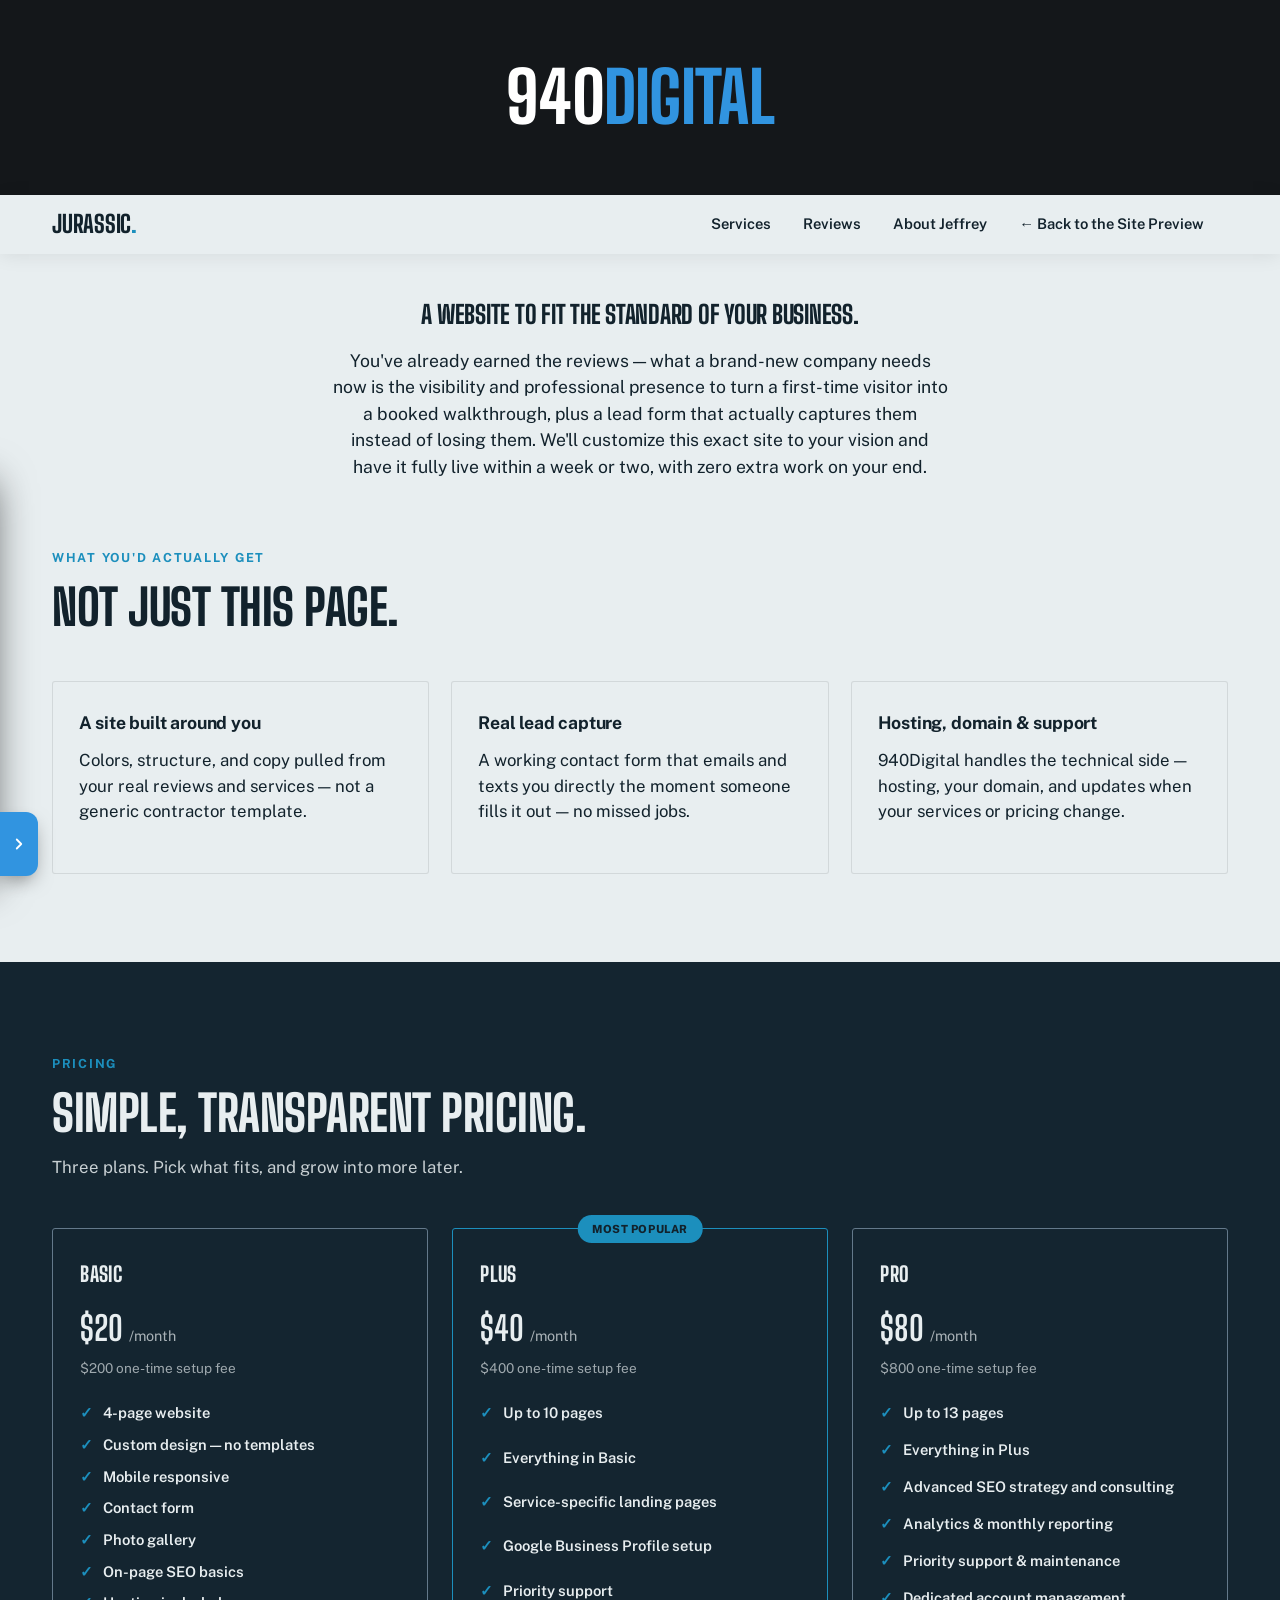
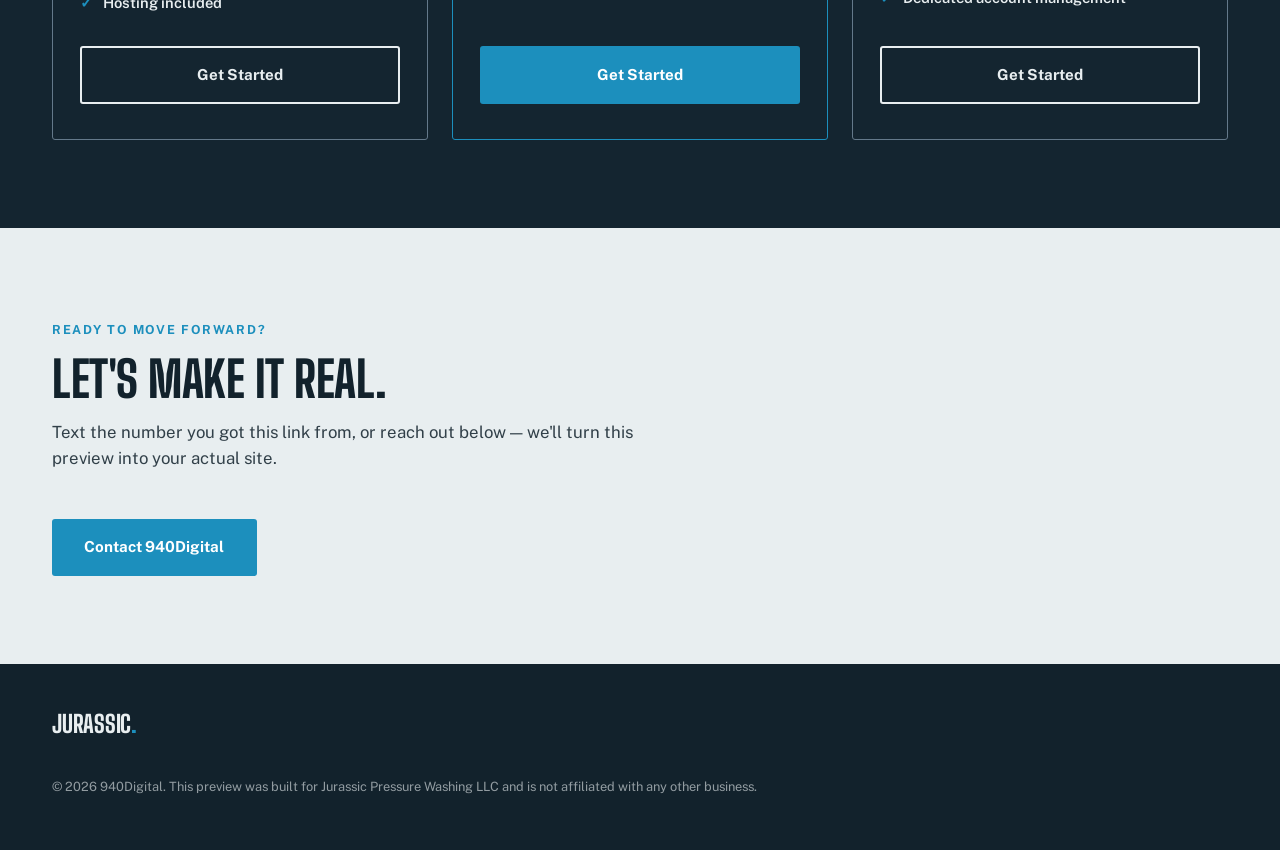
<file: buy.html>
<!doctype html>
<html lang="en">
<head>
<meta charset="UTF-8">
<meta name="viewport" content="width=device-width, initial-scale=1">
<title>This Site Is a Preview, Built for Jurassic Pressure Washing — 940Digital</title>
<meta name="description" content="This is a demo site built specifically for Jurassic Pressure Washing LLC by 940Digital. Here's what it is, what you'd get, and how to move forward.">
<link rel="preconnect" href="https://fonts.googleapis.com">
<link rel="preconnect" href="https://fonts.gstatic.com" crossorigin>
<link href="https://fonts.googleapis.com/css2?family=Big+Shoulders+Display:wght@700;800;900&family=Public+Sans:wght@400;500;600;700&display=swap" rel="stylesheet">
<link rel="icon" type="image/x-icon" href="favicon.ico">
<link rel="icon" type="image/png" sizes="32x32" href="favicon-32x32.png">
<link rel="icon" type="image/png" sizes="16x16" href="favicon-16x16.png">
<link rel="apple-touch-icon" sizes="180x180" href="apple-touch-icon.png">
<link rel="stylesheet" href="styles.css">
</head>
<body>

<div class="brand-mark-banner">
  <div class="wrap">
    <a href="https://940digital.com" class="brand-mark" target="_blank" rel="noopener">940<span>Digital</span></a>
  </div>
</div>

<header class="site-header solid" style="position: static;">
  <div class="wrap">
    <a href="index.html" class="logo">Jurassic<span>.</span></a>
    <nav class="main-nav" aria-label="Primary">
      <a href="services.html">Services</a>
      <a href="https://www.google.com/maps/search/?api=1&query=Jurassic+Pressure+Washing+Denton+TX" target="_blank" rel="noopener">Reviews</a>
      <a href="about.html">About Jeffrey</a>
      <a href="index.html">← Back to the Site Preview</a>
    </nav>
    <div class="nav-cta">
      <button class="nav-toggle" id="navToggle" aria-expanded="false" aria-controls="mobileNav">Menu</button>
    </div>
  </div>
</header>

<div class="mobile-nav" id="mobileNav">
  <button class="mobile-nav__close" id="navClose" aria-label="Close menu">Close</button>
  <a href="services.html">Services</a>
  <a href="https://www.google.com/maps/search/?api=1&query=Jurassic+Pressure+Washing+Denton+TX" target="_blank" rel="noopener">Reviews</a>
  <a href="about.html">About Jeffrey</a>
  <a href="index.html">← Back to the Site Preview</a>
</div>

<main>
  <section class="pitch-hero wrap" style="padding-top: 3rem;">
    <h1>A website to fit the standard of your business.</h1>
    <p>You've already earned the reviews — what a brand-new company needs now is the visibility and professional presence to turn a first-time visitor into a booked walkthrough, plus a lead form that actually captures them instead of losing them. We'll customize this exact site to your vision and have it fully live within a week or two, with zero extra work on your end.</p>
  </section>

  <section class="section" style="padding-top:0;">
    <div class="wrap">
      <div class="section-head">
        <span class="eyebrow">What You'd Actually Get</span>
        <h2 class="section-title">Not just this page.</h2>
      </div>
      <div class="pitch-grid">
        <div class="pitch-card">
          <h3>A site built around you</h3>
          <p>Colors, structure, and copy pulled from your real reviews and services — not a generic contractor template.</p>
        </div>
        <div class="pitch-card">
          <h3>Real lead capture</h3>
          <p>A working contact form that emails and texts you directly the moment someone fills it out — no missed jobs.</p>
        </div>
        <div class="pitch-card">
          <h3>Hosting, domain &amp; support</h3>
          <p>940Digital handles the technical side — hosting, your domain, and updates when your services or pricing change.</p>
        </div>
      </div>
    </div>
  </section>

  <section class="section section--dark">
    <div class="wrap">
      <div class="section-head">
        <span class="eyebrow">Pricing</span>
        <h2 class="section-title">Simple, transparent pricing.</h2>
        <p class="section-dek">Three plans. Pick what fits, and grow into more later.</p>
      </div>
      <div class="pricing-grid">
        <div class="pricing-card">
          <h3>Basic</h3>
          <div class="pricing-card__price"><b>$20</b><span>/month</span></div>
          <span class="pricing-card__setup">$200 one-time setup fee</span>
          <ul class="pricing-card__list">
            <li>4-page website</li>
            <li>Custom design — no templates</li>
            <li>Mobile responsive</li>
            <li>Contact form</li>
            <li>Photo gallery</li>
            <li>On-page SEO basics</li>
            <li>Hosting included</li>
          </ul>
          <a href="https://www.940digital.com/contact" class="btn btn--dark-ghost" target="_blank" rel="noopener">Get Started</a>
        </div>
        <div class="pricing-card pricing-card--featured">
          <span class="pricing-card__badge">Most Popular</span>
          <h3>Plus</h3>
          <div class="pricing-card__price"><b>$40</b><span>/month</span></div>
          <span class="pricing-card__setup">$400 one-time setup fee</span>
          <ul class="pricing-card__list">
            <li>Up to 10 pages</li>
            <li>Everything in Basic</li>
            <li>Service-specific landing pages</li>
            <li>Google Business Profile setup</li>
            <li>Priority support</li>
          </ul>
          <a href="https://www.940digital.com/contact" class="btn btn--primary" target="_blank" rel="noopener">Get Started</a>
        </div>
        <div class="pricing-card">
          <h3>Pro</h3>
          <div class="pricing-card__price"><b>$80</b><span>/month</span></div>
          <span class="pricing-card__setup">$800 one-time setup fee</span>
          <ul class="pricing-card__list">
            <li>Up to 13 pages</li>
            <li>Everything in Plus</li>
            <li>Advanced SEO strategy and consulting</li>
            <li>Analytics &amp; monthly reporting</li>
            <li>Priority support &amp; maintenance</li>
            <li>Dedicated account management</li>
          </ul>
          <a href="https://www.940digital.com/contact" class="btn btn--dark-ghost" target="_blank" rel="noopener">Get Started</a>
        </div>
      </div>
    </div>
  </section>

  <section class="section" id="contact">
    <div class="wrap">
      <div class="section-head">
        <span class="eyebrow">Ready to Move Forward?</span>
        <h2 class="section-title">Let's make it real.</h2>
        <p class="section-dek">Text the number you got this link from, or reach out below — we'll turn this preview into your actual site.</p>
      </div>
      <a href="https://www.940digital.com/contact.html" class="btn btn--primary" target="_blank" rel="noopener">Contact 940Digital</a>
    </div>
  </section>
</main>

<footer class="site-footer">
  <div class="wrap">
    <a href="index.html" class="logo">Jurassic<span>.</span></a>
    <p class="footer-fine">&copy; 2026 940Digital. This preview was built for Jurassic Pressure Washing LLC and is not affiliated with any other business.</p>
  </div>
</footer>

<script src="script.js"></script>

<!-- ============================================================
     940DIGITAL PREVIEW BADGE — self-contained, safe to delete.
     ============================================================ -->
<div id="d940-drawer" class="d940-drawer">
  <div class="d940-panel">
    <div class="d940-mark">940<span>Digital</span></div>
    <p class="d940-body">Imagine this site customized with your colors and logo — fully in sync with your vision.</p>
    <p class="d940-body">We build these previews from your business's own publicly available information online, so this one is built specifically for you — and anything on it, any word, image, or detail, can be changed if it doesn't feel like an accurate fit.</p>
    <p class="d940-cta">Want to learn more? Text the number you got this link from, <a href="https://www.940digital.com/contact.html" target="_blank" rel="noopener">email us</a>, or visit <a href="https://www.940digital.com" target="_blank" rel="noopener">940digital.com</a>.</p>
  </div>
  <button class="d940-tab" type="button" aria-label="Open">
    <svg viewBox="0 0 24 24" fill="none" stroke="currentColor" stroke-width="2.4" stroke-linecap="round" stroke-linejoin="round"><polyline points="9 6 15 12 9 18"/></svg>
  </button>
</div>
<style>
  .d940-drawer { position: fixed; left: 0; bottom: 1.5rem; z-index: 999; display: flex; align-items: flex-end; transform: translateX(-320px); transition: transform .4s cubic-bezier(.16,1,.3,1); font-family: -apple-system, BlinkMacSystemFont, 'Segoe UI', Roboto, sans-serif; }
  .d940-drawer.open { transform: translateX(0); }
  .d940-panel { width: 320px; flex-shrink: 0; background: #1B1D21; border: 1px solid #3194E0; border-left: 0; border-radius: 0 14px 0 0; padding: 1.4rem 1.5rem 1.5rem; box-shadow: 0 16px 40px -8px rgba(0,0,0,.65); color: #fff; }
  .d940-mark { font-weight: 800; font-size: 1.3rem; margin-bottom: .75rem; letter-spacing: -0.01em; }
  .d940-mark span { color: #3194E0; }
  .d940-body { font-size: .95rem; line-height: 1.55; color: #fff; margin: 0 0 .85rem; }
  .d940-cta { font-size: .88rem; line-height: 1.5; color: #D4D8DE; margin: 0; }
  .d940-cta a { color: #5FAEEE; font-weight: 700; text-decoration: underline; }
  .d940-tab { flex-shrink: 0; width: 38px; height: 64px; background: #3194E0; color: #fff; border: none; border-radius: 0 12px 12px 0; display: flex; align-items: center; justify-content: center; cursor: pointer; box-shadow: 0 8px 20px -6px rgba(0,0,0,.5); }
  .d940-tab:hover { background: #4AA3E8; }
  .d940-tab svg { width: 18px; height: 18px; transition: transform .35s cubic-bezier(.16,1,.3,1); }
  .d940-drawer.open .d940-tab svg { transform: rotate(180deg); }
  @media (max-width: 480px) {
    .d940-drawer { transform: translateX(-260px); }
    .d940-panel { width: 260px; padding: 1.2rem 1.25rem 1.3rem; }
  }
</style>
<script>
  (function () {
    var drawer = document.getElementById('d940-drawer');
    if (!drawer) return;
    var tab = drawer.querySelector('.d940-tab');
    tab.addEventListener('click', function () {
      var open = drawer.classList.toggle('open');
      tab.setAttribute('aria-label', open ? 'Close' : 'Open');
    });
  })();
</script>

</body>
</html>
</file>
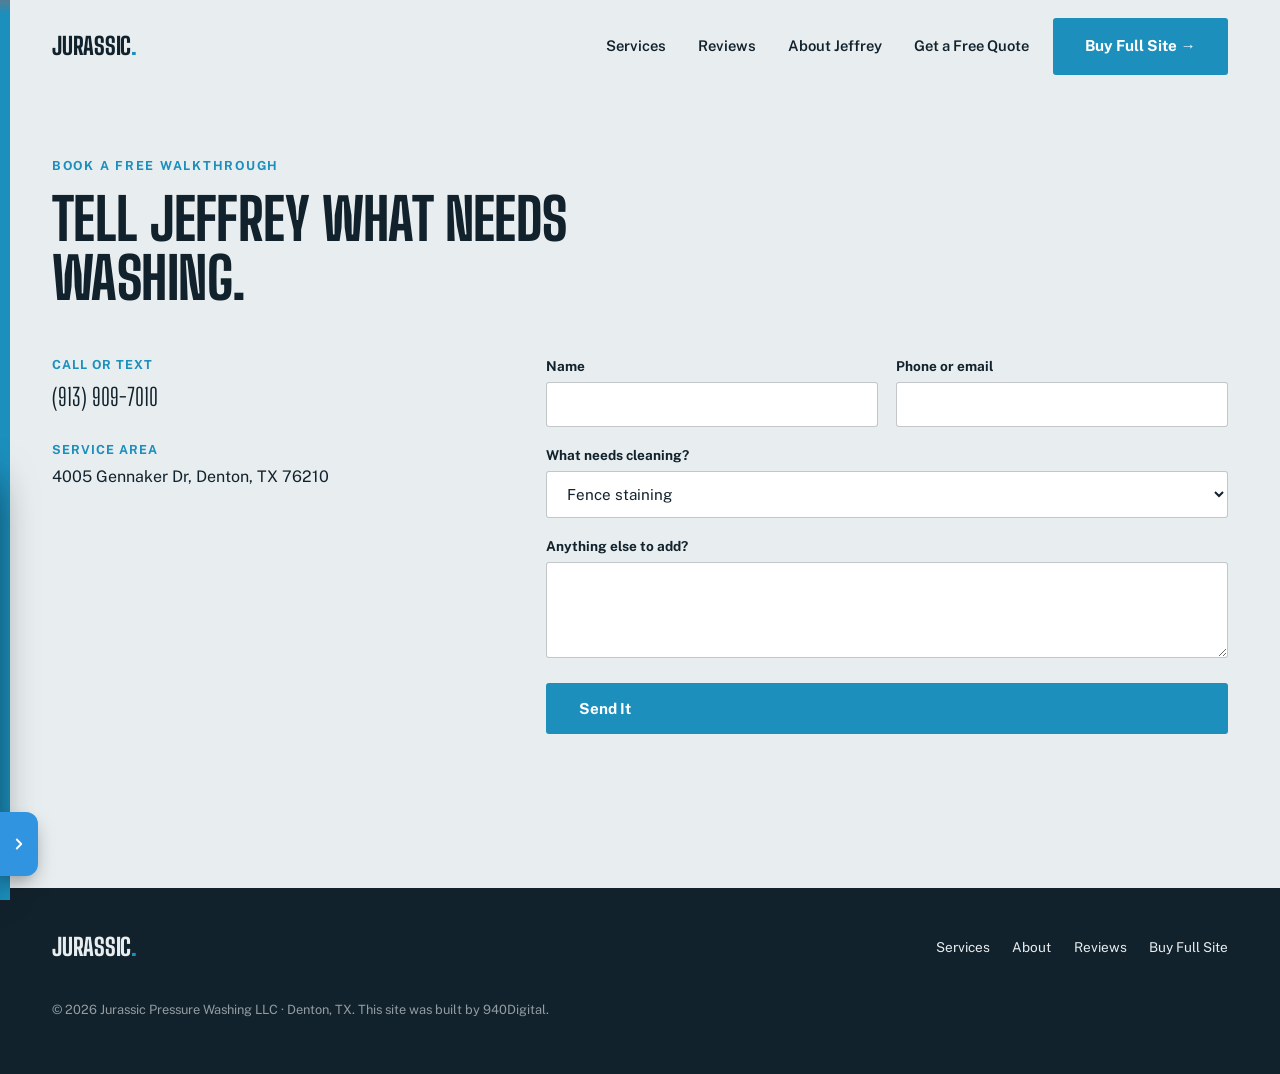
<file: contact.html>
<!doctype html>
<html lang="en">
<head>
<meta charset="UTF-8">
<meta name="viewport" content="width=device-width, initial-scale=1">
<title>Contact — Jurassic Pressure Washing LLC | Denton, TX</title>
<meta name="description" content="Book a free walkthrough with Jurassic Pressure Washing in Denton, TX. Call or text (913) 909-7010.">
<link rel="preconnect" href="https://fonts.googleapis.com">
<link rel="preconnect" href="https://fonts.gstatic.com" crossorigin>
<link href="https://fonts.googleapis.com/css2?family=Big+Shoulders+Display:wght@700;800;900&family=Public+Sans:wght@400;500;600;700&display=swap" rel="stylesheet">
<link rel="icon" type="image/x-icon" href="favicon.ico">
<link rel="icon" type="image/png" sizes="32x32" href="favicon-32x32.png">
<link rel="icon" type="image/png" sizes="16x16" href="favicon-16x16.png">
<link rel="apple-touch-icon" sizes="180x180" href="apple-touch-icon.png">
<link rel="stylesheet" href="styles.css">
</head>
<body>

<div class="spray-line" aria-hidden="true"><div class="spray-line__fill" id="sprayFill"></div></div>

<header class="site-header" id="siteHeader">
  <div class="wrap">
    <a href="index.html" class="logo">Jurassic<span>.</span></a>
    <nav class="main-nav" aria-label="Primary">
      <a href="services.html">Services</a>
      <a href="https://www.google.com/maps/search/?api=1&query=Jurassic+Pressure+Washing+Denton+TX" target="_blank" rel="noopener">Reviews</a>
      <a href="about.html">About Jeffrey</a>
      <a href="contact.html">Get a Free Quote</a>
    </nav>
    <div class="nav-cta">
      <a href="buy.html" class="btn btn--primary nav-full-site">Buy Full Site →</a>
      <button class="nav-toggle" id="navToggle" aria-expanded="false" aria-controls="mobileNav">Menu</button>
    </div>
  </div>
</header>

<div class="mobile-nav" id="mobileNav">
  <button class="mobile-nav__close" id="navClose" aria-label="Close menu">Close</button>
  <a href="services.html">Services</a>
  <a href="https://www.google.com/maps/search/?api=1&query=Jurassic+Pressure+Washing+Denton+TX" target="_blank" rel="noopener">Reviews</a>
  <a href="about.html">About Jeffrey</a>
  <a href="contact.html">Get a Free Quote</a>
  <a href="buy.html">Buy Full Site</a>
</div>

<main>

  <section class="section contact" style="padding-top:9.5rem;">
    <div class="wrap">
      <div class="section-head">
        <span class="eyebrow">Book a Free Walkthrough</span>
        <h1 class="section-title" style="font-size:clamp(2.2rem, 5vw, 3.6rem);">Tell Jeffrey what needs washing.</h1>
      </div>
      <div class="contact-layout">
        <div class="contact-direct">
          <div>
            <span class="contact-direct__label">Call or Text</span>
            <a href="tel:+19139097010">(913) 909-7010</a>
          </div>
          <div>
            <span class="contact-direct__label">Service Area</span>
            <a href="index.html#area" style="font-family:var(--font-body); font-weight:400; font-size:1rem;">4005 Gennaker Dr, Denton, TX 76210</a>
          </div>
        </div>
        <form class="contact-form" id="contactForm" novalidate>
          <div class="form-row">
            <div class="field">
              <label for="name">Name</label>
              <input type="text" id="name" name="name" required autocomplete="name">
            </div>
            <div class="field">
              <label for="phone">Phone or email</label>
              <input type="text" id="phone" name="phone" required autocomplete="tel">
            </div>
          </div>
          <div class="field">
            <label for="jobtype">What needs cleaning?</label>
            <select id="jobtype" name="jobtype">
              <option>Fence staining</option>
              <option>House wash / siding</option>
              <option>Driveway or sidewalk</option>
              <option>Roof soft wash</option>
              <option>Not sure yet</option>
            </select>
          </div>
          <div class="field">
            <label for="message">Anything else to add?</label>
            <textarea id="message" name="message" rows="4"></textarea>
          </div>
          <button type="submit" class="btn btn--primary">Send It</button>
          <p class="form-status" id="formStatus" role="status" aria-live="polite"></p>
        </form>
      </div>
    </div>
  </section>

</main>

<footer class="site-footer">
  <div class="wrap">
    <a href="index.html" class="logo">Jurassic<span>.</span></a>
    <ul class="footer-links">
      <li><a href="services.html">Services</a></li>
      <li><a href="about.html">About</a></li>
      <li><a href="https://www.google.com/maps/search/?api=1&query=Jurassic+Pressure+Washing+Denton+TX" target="_blank" rel="noopener">Reviews</a></li>
      <li><a href="buy.html">Buy Full Site</a></li>
    </ul>
    <p class="footer-fine">&copy; 2026 Jurassic Pressure Washing LLC · Denton, TX. This site was built by 940Digital.</p>
  </div>
</footer>

<script src="script.js"></script>

<div id="d940-drawer" class="d940-drawer">
  <div class="d940-panel">
    <div class="d940-mark">940<span>Digital</span></div>
    <p class="d940-body">Imagine this site customized with your colors and logo — fully in sync with your vision.</p>
    <p class="d940-body">We build these previews from your business's own publicly available information online, so this one is built specifically for you — and anything on it, any word, image, or detail, can be changed if it doesn't feel like an accurate fit.</p>
    <p class="d940-cta">Want to learn more? Text the number you got this link from, <a href="https://www.940digital.com/contact.html" target="_blank" rel="noopener">email us</a>, or visit <a href="https://www.940digital.com" target="_blank" rel="noopener">940digital.com</a>.</p>
  </div>
  <button class="d940-tab" type="button" aria-label="Open">
    <svg viewBox="0 0 24 24" fill="none" stroke="currentColor" stroke-width="2.4" stroke-linecap="round" stroke-linejoin="round"><polyline points="9 6 15 12 9 18"/></svg>
  </button>
</div>
<style>
  .d940-drawer { position: fixed; left: 0; bottom: 1.5rem; z-index: 999; display: flex; align-items: flex-end; transform: translateX(-320px); transition: transform .4s cubic-bezier(.16,1,.3,1); font-family: -apple-system, BlinkMacSystemFont, 'Segoe UI', Roboto, sans-serif; }
  .d940-drawer.open { transform: translateX(0); }
  .d940-panel { width: 320px; flex-shrink: 0; background: #1B1D21; border: 1px solid #3194E0; border-left: 0; border-radius: 0 14px 0 0; padding: 1.4rem 1.5rem 1.5rem; box-shadow: 0 16px 40px -8px rgba(0,0,0,.65); color: #fff; }
  .d940-mark { font-weight: 800; font-size: 1.3rem; margin-bottom: .75rem; letter-spacing: -0.01em; }
  .d940-mark span { color: #3194E0; }
  .d940-body { font-size: .95rem; line-height: 1.55; color: #fff; margin: 0 0 .85rem; }
  .d940-cta { font-size: .88rem; line-height: 1.5; color: #D4D8DE; margin: 0; }
  .d940-cta a { color: #5FAEEE; font-weight: 700; text-decoration: underline; }
  .d940-tab { flex-shrink: 0; width: 38px; height: 64px; background: #3194E0; color: #fff; border: none; border-radius: 0 12px 12px 0; display: flex; align-items: center; justify-content: center; cursor: pointer; box-shadow: 0 8px 20px -6px rgba(0,0,0,.5); }
  .d940-tab:hover { background: #4AA3E8; }
  .d940-tab svg { width: 18px; height: 18px; transition: transform .35s cubic-bezier(.16,1,.3,1); }
  .d940-drawer.open .d940-tab svg { transform: rotate(180deg); }
  @media (max-width: 480px) {
    .d940-drawer { transform: translateX(-260px); }
    .d940-panel { width: 260px; padding: 1.2rem 1.25rem 1.3rem; }
  }
</style>
<script>
  (function () {
    var drawer = document.getElementById('d940-drawer');
    if (!drawer) return;
    var tab = drawer.querySelector('.d940-tab');
    tab.addEventListener('click', function () {
      var open = drawer.classList.toggle('open');
      tab.setAttribute('aria-label', open ? 'Close' : 'Open');
    });
  })();
</script>

</body>
</html>
</file>
<file: styles.css>
:root {
  --basalt: #142530;
  --fossil: #E8EEF0;
  --ink: #12222C;
  --slate-wash: #64798A;
  --cedar-stain: #B9773F;
  --jet-spray: #1C8FBD;

  --font-display: 'Big Shoulders Display', sans-serif;
  --font-body: 'Public Sans', sans-serif;

  --fs-h1: clamp(2.6rem, 6vw, 5.4rem);
  --fs-h2: clamp(1.9rem, 4vw, 3.1rem);
  --fs-body: 1.05rem;

  --radius: 3px;
  --wrap: 1240px;
}

* { box-sizing: border-box; }
html { scroll-behavior: smooth; }
body {
  margin: 0;
  background: var(--fossil);
  color: var(--ink);
  font-family: var(--font-body);
  font-size: var(--fs-body);
  line-height: 1.5;
  -webkit-font-smoothing: antialiased;
}
img { max-width: 100%; display: block; }
a { color: inherit; text-decoration: none; }
ul { margin: 0; padding: 0; list-style: none; }
.wrap { max-width: var(--wrap); margin: 0 auto; padding: 0 2rem; }

h1, h2, h3 {
  font-family: var(--font-display);
  font-weight: 800;
  line-height: 1.02;
  letter-spacing: -0.01em;
  margin: 0;
  text-transform: uppercase;
}
h2.section-title { font-size: var(--fs-h2); }

.eyebrow {
  display: inline-block;
  font-family: var(--font-body);
  font-weight: 700;
  font-size: 0.78rem;
  letter-spacing: 0.14em;
  text-transform: uppercase;
  color: var(--jet-spray);
  margin-bottom: 0.9rem;
}

.btn {
  display: inline-flex;
  align-items: center;
  gap: 0.5rem;
  padding: 0.95rem 1.9rem;
  border-radius: var(--radius);
  font-family: var(--font-body);
  font-weight: 700;
  font-size: 0.95rem;
  border: 2px solid transparent;
  cursor: pointer;
  transition: transform .18s ease, background .18s ease, border-color .18s ease;
}
.btn:hover { transform: translateY(-2px); }
.btn--primary { background: var(--jet-spray); color: #fff; }
.btn--primary:hover { background: #24788a; }
.btn--ghost { border-color: var(--ink); color: var(--ink); }
.btn--ghost:hover { border-color: var(--jet-spray); color: var(--jet-spray); }
.btn--dark-ghost { border-color: var(--fossil); color: var(--fossil); }
.btn--dark-ghost:hover { border-color: var(--jet-spray); color: var(--jet-spray); }

/* ---------- Spray Line — signature element ----------
   Replaces the story-pole device. A fixed left-edge band that
   is filled with "before" slate-grey from the top down to the
   reader's scroll depth, and fades to "after" cedar below that
   line — the fence-staining transformation happening in real
   time as you scroll the page, instead of a static wayfinding rail. */
.spray-line {
  position: fixed;
  left: 0; top: 0; bottom: 0;
  width: 10px;
  z-index: 60;
  background: var(--jet-spray);
  display: none;
}
.spray-line__fill {
  position: absolute;
  left: 0; top: 0; width: 100%;
  height: 0%;
  background: var(--slate-wash);
  box-shadow: 0 6px 14px rgba(0,0,0,0.25);
  transition: height 60ms linear;
}
.spray-line__fill::after {
  content: '';
  position: absolute;
  left: 0; right: 0; bottom: -14px;
  height: 14px;
  background: linear-gradient(180deg, var(--slate-wash), transparent);
  opacity: .8;
}
@media (min-width: 900px) { .spray-line { display: block; } }

/* ---------- Header ---------- */
.site-header {
  position: fixed;
  top: 0; left: 0; right: 0;
  z-index: 50;
  padding: 1.1rem 0;
  transition: background .25s ease, padding .25s ease, box-shadow .25s ease;
}
.site-header .wrap { display: flex; align-items: center; gap: 1.5rem; }
.site-header.solid {
  background: var(--fossil);
  padding: 0.7rem 0;
  box-shadow: 0 2px 18px rgba(0,0,0,0.08);
}
.logo {
  font-family: var(--font-display);
  font-weight: 800;
  font-size: 1.5rem;
  text-transform: uppercase;
  letter-spacing: -0.01em;
  margin-right: auto;
}
.logo span { color: var(--jet-spray); }
.preview-flag {
  font-size: 0.78rem;
  font-weight: 700;
  letter-spacing: 0.04em;
  padding: 0.4rem 0.85rem;
  border-radius: 999px;
  border: 1px solid var(--slate-wash);
  color: var(--slate-wash);
  white-space: nowrap;
}
.preview-flag:hover { border-color: var(--jet-spray); color: var(--jet-spray); }
.main-nav { display: none; gap: 2rem; font-weight: 600; font-size: 0.92rem; }
.main-nav a:hover { color: var(--jet-spray); }
.nav-full-site { display: inline-flex; }
@media (min-width: 900px) {
  .main-nav { display: flex; }
  .nav-full-site { display: inline-flex; }
}
.nav-toggle {
  background: none; border: 2px solid var(--ink); border-radius: var(--radius);
  padding: 0.5rem 0.9rem; font-weight: 700; font-size: 0.85rem; cursor: pointer;
}
@media (min-width: 900px) { .nav-toggle { display: none; } }
/* On mobile, the full-site CTA replaces the hamburger entirely (only
   on pages that have one — buy.html has no nav-full-site sibling, so
   its own Menu button is untouched). */
.nav-cta:has(.nav-full-site) .nav-toggle { display: none; }
/* At very narrow widths the full-site button and a wrapped logo can
   collide in one row — drop the button to its own row instead. */
@media (max-width: 480px) {
  .site-header .wrap:has(.nav-full-site) { flex-wrap: wrap; row-gap: 0.6rem; }
  .nav-cta:has(.nav-full-site) { width: 100%; }
  .nav-full-site { width: 100%; justify-content: center; }
}
.mobile-nav {
  position: fixed; inset: 0; z-index: 70;
  background: var(--basalt); color: var(--fossil);
  display: flex; flex-direction: column; align-items: flex-start;
  justify-content: center; gap: 1.6rem; padding: 2rem 2.5rem;
  transform: translateX(100%); transition: transform .3s ease;
}
.mobile-nav.open { transform: translateX(0); }
.mobile-nav a { font-family: var(--font-display); font-size: 2rem; text-transform: uppercase; }
.mobile-nav__close {
  position: absolute; top: 1.5rem; right: 1.8rem;
  background: none; border: none; color: var(--fossil); font-size: 1rem; font-weight: 700; cursor: pointer;
}

/* ---------- Hero — asymmetric, off-balance on purpose ---------- */
.hero {
  position: relative;
  padding: 8.5rem 0 4rem;
  overflow: hidden;
}
.hero .wrap {
  display: grid;
  grid-template-columns: 1fr;
  gap: 2.5rem;
  align-items: end;
}
@media (min-width: 980px) {
  .hero .wrap { grid-template-columns: 1.15fr 0.85fr; gap: 1rem; }
}
.hero__content { position: relative; z-index: 2; }
.hero h1 { max-width: 11ch; }
.hero__dek {
  max-width: 42ch;
  margin: 1.4rem 0 2rem;
  font-size: 1.1rem;
  color: var(--basalt);
}
.hero__actions { display: flex; flex-wrap: wrap; gap: 1rem; }
.hero__media {
  position: relative;
  /* Fixed aspect-ratio instead of align-self:stretch + img height:100% —
     that combination let the box's height resolve ambiguously against the
     grid's auto row track, which was stretching/distorting the image on
     some viewports instead of just cropping it. A defined aspect-ratio
     gives object-fit:cover a stable box to crop against, every time. */
  aspect-ratio: 4 / 3;
}
@media (min-width: 980px) {
  .hero__media {
    margin-right: -4vw;
    transform: translateY(2.5rem) rotate(1.1deg);
  }
}
.hero__media img {
  width: 100%; height: 100%; object-fit: cover; object-position: center 75%;
  border-radius: var(--radius);
  box-shadow: 0 30px 60px -20px rgba(28,34,38,0.45);
}
.hero__badge {
  position: absolute;
  bottom: -1.1rem; left: -1.1rem;
  background: var(--ink); color: var(--fossil);
  padding: 0.9rem 1.2rem;
  font-family: var(--font-display);
  font-size: 0.95rem;
  text-transform: uppercase;
  letter-spacing: 0.02em;
  border-radius: var(--radius);
  box-shadow: 0 12px 24px rgba(0,0,0,0.3);
}
.hero__badge b { color: var(--jet-spray); }

/* ---------- Section shell ---------- */
.section { padding: 5.5rem 0; }
.section--dark { background: var(--basalt); color: var(--fossil); }
.section--dark .eyebrow { color: var(--jet-spray); }
.section-head { max-width: 62ch; margin-bottom: 3rem; }
.section-dek { font-size: 1.05rem; opacity: 0.85; margin-top: 1rem; }

/* ---------- Transformation (lead specialty) ---------- */
.transformation .wrap {
  display: grid;
  gap: 2.5rem;
  grid-template-columns: 1fr;
}
@media (min-width: 980px) { .transformation .wrap { grid-template-columns: 0.9fr 1.1fr; } }
.transformation-panels { display: grid; grid-template-columns: 1fr 1fr; gap: 0.9rem; }
@media (min-width: 640px) { .transformation-panels { transform: translateY(2rem); } }
.t-panel { position: relative; border-radius: var(--radius); overflow: hidden; }
.t-panel img { height: 100%; min-height: 220px; object-fit: cover; filter: grayscale(0.55) contrast(1.05); }
.t-panel.after img { filter: none; }
.t-panel span {
  position: absolute; left: 0.75rem; bottom: 0.75rem;
  background: rgba(23,25,27,0.82); color: var(--fossil);
  font-size: 0.72rem; font-weight: 700; letter-spacing: 0.08em; text-transform: uppercase;
  padding: 0.35rem 0.7rem; border-radius: 2px;
}
.t-panel.after span { background: var(--cedar-stain); }
.transformation-copy p { margin: 1.1rem 0; max-width: 48ch; }
.spec-list { margin-top: 1.6rem; display: grid; gap: 0.8rem; }
.spec-list li { display: flex; gap: 0.7rem; align-items: baseline; font-weight: 600; }
.spec-list li::before { content: '›'; color: var(--jet-spray); font-family: var(--font-display); font-size: 1.1rem; }

/* ---------- Services checklist ---------- */
.services-list { display: grid; gap: 1px; background: rgba(23,25,27,0.12); border-radius: var(--radius); overflow: hidden; margin-top: 1rem; }
.services-row {
  background: var(--fossil);
  padding: 1.4rem 1.6rem;
  display: grid;
  grid-template-columns: 1fr auto;
  align-items: center;
  gap: 1rem;
}
.services-row h3 { font-family: var(--font-body); text-transform: none; font-weight: 700; font-size: 1.05rem; }
.services-row p { margin: 0.3rem 0 0; color: var(--slate-wash); font-size: 0.92rem; }
.services-row a {
  font-size: 0.82rem; font-weight: 700; letter-spacing: 0.04em; text-transform: uppercase;
  color: var(--jet-spray); white-space: nowrap;
}
.services-row a:hover { color: var(--jet-spray); }

/* ---------- Reviews (modest, honest) ---------- */
.reviews-strip {
  display: flex; flex-wrap: wrap; align-items: center; gap: 1.6rem;
  padding: 2rem; background: rgba(237,231,222,0.06); border: 1px solid rgba(237,231,222,0.15);
  border-radius: var(--radius);
}
.reviews-stars { font-family: var(--font-display); font-size: 2.4rem; color: var(--jet-spray); }
.reviews-meta { font-size: 0.95rem; opacity: 0.85; }
.reviews-strip .btn { margin-left: auto; }

/* ---------- About ---------- */
.about .wrap { display: grid; gap: 2.5rem; grid-template-columns: 1fr; align-items: center; }
@media (min-width: 980px) { .about .wrap { grid-template-columns: 0.85fr 1.15fr; } }
.about-media img { border-radius: var(--radius); }
.about-copy p { margin: 1.1rem 0; max-width: 54ch; }
.about-tags { display: flex; flex-wrap: wrap; gap: 0.6rem; margin-top: 1.4rem; }
.about-tags span {
  font-size: 0.78rem; font-weight: 700; letter-spacing: 0.05em; text-transform: uppercase;
  padding: 0.4rem 0.8rem; border: 1px solid var(--ink); border-radius: 999px;
}

/* ---------- Process ---------- */
.process-grid { display: grid; gap: 1.4rem; grid-template-columns: 1fr; margin-top: 1rem; }
@media (min-width: 780px) { .process-grid { grid-template-columns: repeat(3, 1fr); } }
.process-step {
  background: var(--fossil);
  padding: 2rem 1.6rem;
  border-radius: var(--radius);
  border: 1px solid rgba(23,25,27,0.1);
}
.process-step b { display: block; font-family: var(--font-display); font-size: 2rem; color: var(--jet-spray); margin-bottom: 0.6rem; }

/* ---------- Service area ---------- */
.area-list { display: flex; flex-wrap: wrap; gap: 0.7rem; margin-top: 1.4rem; }
.area-list li {
  padding: 0.5rem 1rem; border: 1px solid var(--ink); border-radius: 999px; font-weight: 600; font-size: 0.9rem;
}

/* ---------- Contact ---------- */
.contact-layout { display: grid; gap: 2.5rem; grid-template-columns: 1fr; margin-top: 1rem; }
@media (min-width: 900px) { .contact-layout { grid-template-columns: 0.8fr 1.2fr; } }
.contact-direct div { margin-bottom: 1.6rem; }
.contact-direct__label { display: block; font-size: 0.78rem; font-weight: 700; letter-spacing: 0.08em; text-transform: uppercase; color: var(--jet-spray); margin-bottom: 0.3rem; }
.contact-direct a { font-family: var(--font-display); font-size: 1.5rem; }
.contact-form { display: grid; gap: 1.1rem; }
.form-row { display: grid; gap: 1.1rem; grid-template-columns: 1fr; }
@media (min-width: 560px) { .form-row { grid-template-columns: 1fr 1fr; } }
.field label { display: block; font-size: 0.85rem; font-weight: 700; margin-bottom: 0.4rem; }
.field input, .field select, .field textarea {
  width: 100%; padding: 0.8rem 1rem; border-radius: var(--radius);
  border: 1.5px solid rgba(18,34,44,0.25); background: #fff; color: var(--ink);
  font-family: var(--font-body); font-size: 0.95rem;
}
.field input:focus, .field select:focus, .field textarea:focus { outline: 2px solid var(--jet-spray); }
.form-status { min-height: 1.2rem; font-size: 0.9rem; color: var(--jet-spray); }

/* ---------- Footer ---------- */
.site-footer { background: var(--ink); color: var(--fossil); padding: 2.6rem 0; }
.site-footer .wrap { display: flex; flex-wrap: wrap; justify-content: space-between; align-items: center; gap: 1.2rem; }
.footer-fine { width: 100%; font-size: 0.8rem; opacity: 0.6; margin-top: 1rem; }
.footer-links { display: flex; gap: 1.4rem; font-size: 0.85rem; }

/* ---------- 940Digital brand banner (buy.html only) ---------- */
.brand-mark-banner { background: #14171A; padding: 2.8rem 0; text-align: center; }
.brand-mark { display: inline-block; max-width: 100%; font-family: var(--font-display); font-weight: 800; font-size: clamp(2.2rem, 9vw, 4.4rem); letter-spacing: -0.01em; color: #fff; text-transform: uppercase; }
.brand-mark span { color: #3194E0; }

/* ---------- Buy-this-site page ---------- */
.pitch-hero { padding-top: 9rem; padding-bottom: 4rem; text-align: center; }
.pitch-hero .eyebrow { display: block; }
.pitch-hero h1 { max-width: none; }
.pitch-hero p { max-width: 56ch; margin: 1.3rem auto 0; font-size: 1.1rem; }
.pitch-grid { display: grid; gap: 1.4rem; grid-template-columns: 1fr; margin-top: 1rem; }
@media (min-width: 780px) { .pitch-grid { grid-template-columns: repeat(3, 1fr); } }
.pitch-card { background: var(--fossil); border: 1px solid rgba(23,25,27,0.1); border-radius: var(--radius); padding: 2rem 1.6rem; }
.pitch-card h3 { font-family: var(--font-body); text-transform: none; font-weight: 700; font-size: 1.1rem; margin-bottom: 0.6rem; }
.price-block {
  margin-top: 1rem; padding: 2.4rem; border: 2px dashed var(--slate-wash); border-radius: var(--radius);
  text-align: center; background: rgba(108,118,128,0.08);
}
.price-block b { display: block; font-family: var(--font-display); font-size: 1.6rem; letter-spacing: 0.02em; }
.price-block span { display: block; margin-top: 0.5rem; font-size: 0.9rem; color: var(--slate-wash); }
.price-block__list { list-style: none; margin: 1.2rem 0 0; padding: 0; display: inline-grid; gap: 0.55rem; text-align: left; }
.price-block__list li { display: flex; gap: 0.6rem; align-items: baseline; font-weight: 600; font-size: 0.95rem; }
.price-block__list li::before { content: '✓'; color: var(--jet-spray); font-weight: 800; }

/* ---------- Pricing grid (3 plans, buy.html) ---------- */
.pricing-grid { display: grid; gap: 1.5rem; grid-template-columns: 1fr; margin-top: 1.6rem; }
@media (min-width: 780px) { .pricing-grid { grid-template-columns: repeat(3, 1fr); align-items: stretch; } }
.pricing-card { position: relative; display: flex; flex-direction: column; border: 1.5px solid var(--slate-wash); border-radius: var(--radius); padding: 2.2rem 1.7rem; }
.pricing-card h3 { font-family: var(--font-display); font-size: 1.3rem; margin-bottom: 0.3rem; letter-spacing: 0.02em; }
.pricing-card__price { display: flex; align-items: baseline; gap: 0.35rem; margin-top: 0.8rem; }
.pricing-card__price b { font-family: var(--font-display); font-size: 2.1rem; }
.pricing-card__price span { font-size: 0.9rem; opacity: 0.7; }
.pricing-card__setup { display: block; margin-top: 0.3rem; font-size: 0.85rem; opacity: 0.65; }
.pricing-card__list { list-style: none; margin: 1.5rem 0 2rem; padding: 0; display: grid; gap: 0.6rem; flex-grow: 1; }
.pricing-card__list li { display: flex; gap: 0.6rem; align-items: baseline; font-size: 0.92rem; font-weight: 600; }
.pricing-card__list li::before { content: '✓'; color: var(--jet-spray); font-weight: 800; }
.pricing-card .btn { justify-content: center; width: 100%; }
.pricing-card--featured { border-color: var(--jet-spray); }
.pricing-card__badge { position: absolute; top: -0.85rem; left: 50%; transform: translateX(-50%); background: var(--jet-spray); color: var(--ink); font-size: 0.7rem; font-weight: 800; letter-spacing: 0.05em; text-transform: uppercase; padding: 0.35rem 0.9rem; border-radius: 999px; white-space: nowrap; }
</file>
